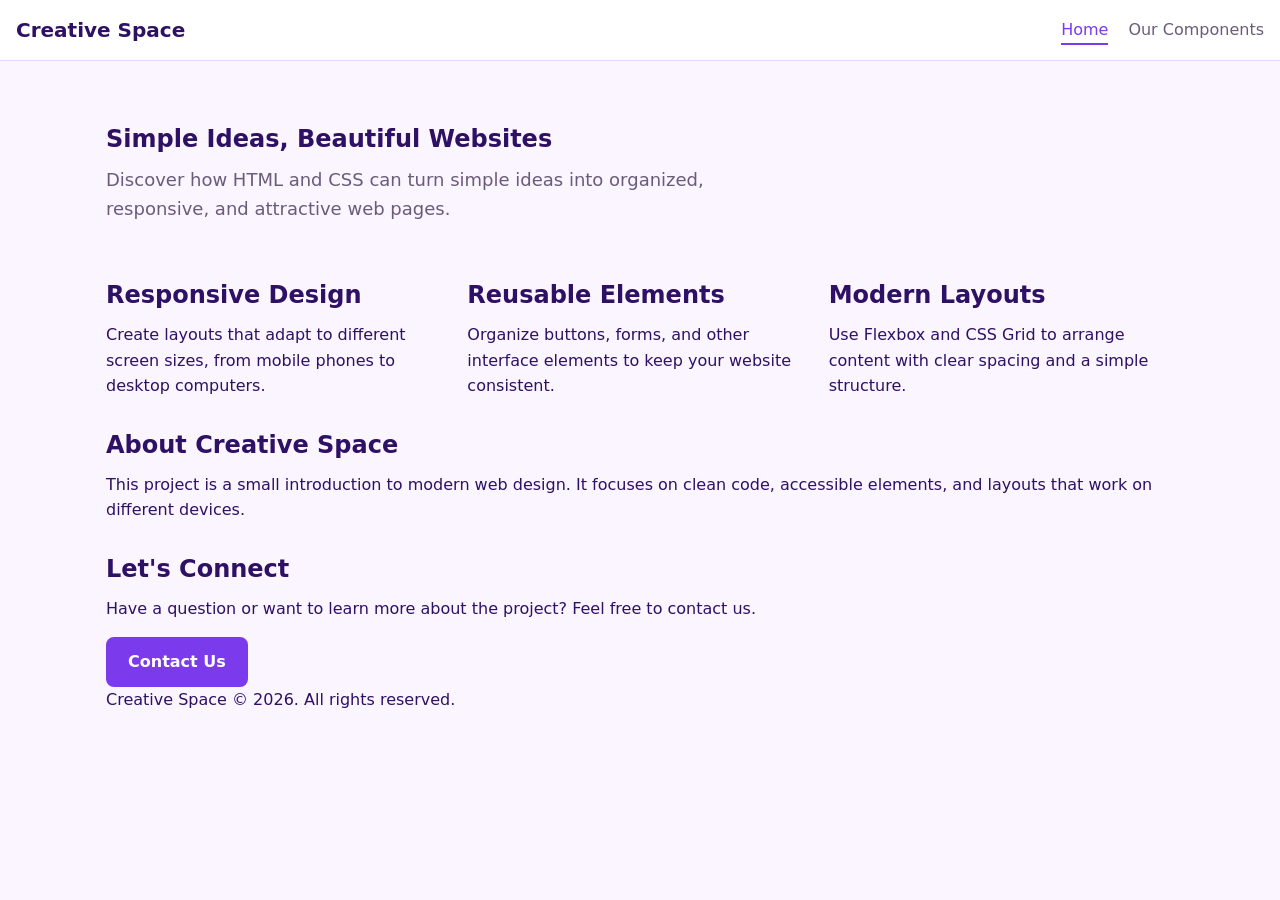
<file: index.html>
<!DOCTYPE html>
<html lang="en">
<head>
    <meta charset="UTF-8">
    <meta name="viewport" content="width=device-width, initial-scale=1">
    <meta name="description" content="Explore creative web design, reusable components, and responsive layouts.">
    <title>Home</title>
    <link rel="stylesheet" href="style.css">
</head>

<body>

    <header class="site-header">
        <a class="logo" href="index.html">Creative Space</a>

        <nav aria-label="Main navigation">
            <ul>
                <li><a class="active" href="index.html">Home</a></li>
                <li><a href="compenent.html">Our Components</a></li>
            </ul>
        </nav>
    </header>

    <div class="container">

        <section class="hero">
            <h1>Simple Ideas, Beautiful Websites</h1>

            <p>
                Discover how HTML and CSS can turn simple ideas
                into organized, responsive, and attractive web pages.
            </p>

            
        </section>

        <main class="grid">

            <article class="card">
                <h2>Responsive Design</h2>
                <p>
                    Create layouts that adapt to different screen sizes,
                    from mobile phones to desktop computers.
                </p>
            </article>

            <article class="card">
                <h2>Reusable Elements</h2>
                <p>
                    Organize buttons, forms, and other interface elements
                    to keep your website consistent.
                </p>
            </article>

            <article class="card">
                <h2>Modern Layouts</h2>
                <p>
                    Use Flexbox and CSS Grid to arrange content
                    with clear spacing and a simple structure.
                </p>
            </article>

            <section class="card wide" id="about">
                <h2>About Creative Space</h2>
                <p>
                    This project is a small introduction to modern web
                    design. It focuses on clean code, accessible elements,
                    and layouts that work on different devices.
                </p>
            </section>

            <section class="card wide" id="contact">
                <h2>Let's Connect</h2>
                <p>
                    Have a question or want to learn more about the project?
                    Feel free to contact us.
                </p>

                <a class="btn" href="mailto:hello@example.com">
                    Contact Us
                </a>
            </section>

        </main>

    </div>

    <footer class="site-footer">
        <div class="container">
            Creative Space &copy; 2026. All rights reserved.
        </div>
    </footer>

</body>
</html>
</file>
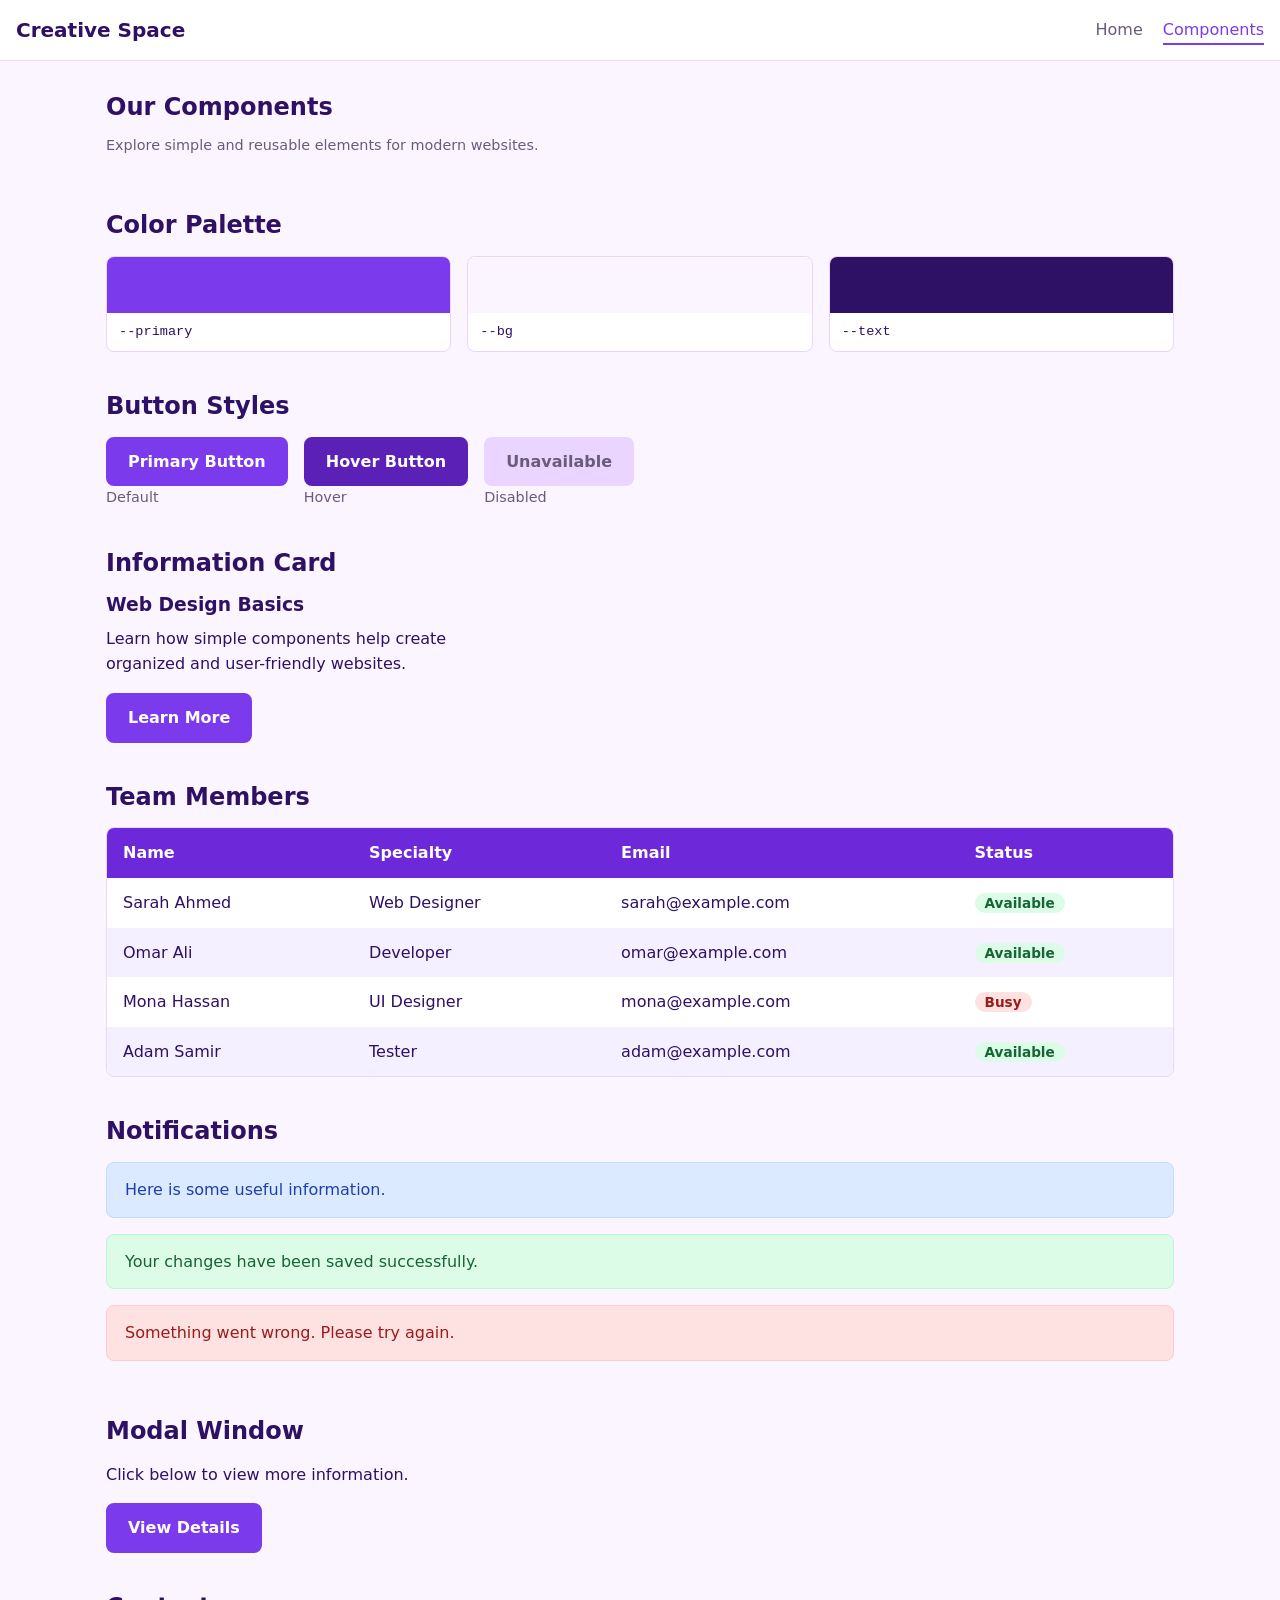
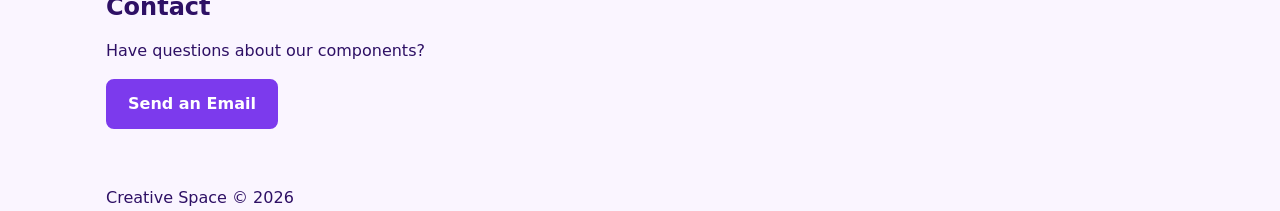
<file: compenent.html>
<!DOCTYPE html>
<html lang="en">
<head>
    <meta charset="UTF-8">
    <meta name="viewport" content="width=device-width, initial-scale=1">
    <meta name="description" content="Explore reusable web components, buttons, cards, tables, and accessible form elements.">
    <title>Creative Space - Components</title>
    <link rel="stylesheet" href="style.css">
</head>

<body>

    <header class="site-header">
        <a class="logo" href="index.html">Creative Space</a>

        <nav aria-label="Main navigation">
            <ul>
                <li><a href="index.html">Home</a></li>
                <li><a class="active" href="compenent.html">Components</a></li>
            </ul>
        </nav>
    </header>

    <main class="container">

        <section class="section">
            <h1>Our Components</h1>
            <p class="label">
                Explore simple and reusable elements for modern websites.
            </p>
        </section>

        <section class="section">
            <h2>Color Palette</h2>

            <div class="swatches">
                <div class="swatch">
                    <i style="background: var(--primary)"></i>
                    <code>--primary</code>
                </div>

                <div class="swatch">
                    <i style="background: var(--bg)"></i>
                    <code>--bg</code>
                </div>

                <div class="swatch">
                    <i style="background: var(--text)"></i>
                    <code>--text</code>
                </div>
            </div>
        </section>

        <section class="section">
            <h2>Button Styles</h2>

            <div class="row">
                <div>
                    <button class="btn">Primary Button</button>
                    <div class="label">Default</div>
                </div>

                <div>
                    <button class="btn is-hover">Hover Button</button>
                    <div class="label">Hover</div>
                </div>

                <div>
                    <button class="btn" disabled>Unavailable</button>
                    <div class="label">Disabled</div>
                </div>
            </div>
        </section>

        <section class="section">
            <h2>Information Card</h2>

            <article class="card" style="max-width: 360px">
                <h3>Web Design Basics</h3>
                <p>
                    Learn how simple components help create organized
                    and user-friendly websites.
                </p>
                <a class="btn" href="#contact">Learn More</a>
            </article>
        </section>

        <section class="section">
            <h2>Team Members</h2>

            <div class="table-wrap">
                <table>
                    <thead>
                        <tr>
                            <th>Name</th>
                            <th>Specialty</th>
                            <th>Email</th>
                            <th>Status</th>
                        </tr>
                    </thead>

                    <tbody>
                        <tr>
                            <td>Sarah Ahmed</td>
                            <td>Web Designer</td>
                            <td>sarah@example.com</td>
                            <td><span class="badge">Available</span></td>
                        </tr>

                        <tr>
                            <td>Omar Ali</td>
                            <td>Developer</td>
                            <td>omar@example.com</td>
                            <td><span class="badge">Available</span></td>
                        </tr>

                        <tr>
                            <td>Mona Hassan</td>
                            <td>UI Designer</td>
                            <td>mona@example.com</td>
                            <td><span class="badge off">Busy</span></td>
                        </tr>

                        <tr>
                            <td>Adam Samir</td>
                            <td>Tester</td>
                            <td>adam@example.com</td>
                            <td><span class="badge">Available</span></td>
                        </tr>
                    </tbody>
                </table>
            </div>
        </section>

        <section class="section">
            <h2>Notifications</h2>

            <div class="alert alert-info" role="status">
                Here is some useful information.
            </div>

            <div class="alert alert-success" role="status">
                Your changes have been saved successfully.
            </div>

            <div class="alert alert-danger" role="alert">
                Something went wrong. Please try again.
            </div>
        </section>

        <section class="section" id="modal-section">
            <h2>Modal Window</h2>

            <p>Click below to view more information.</p>

            <a href="#demo-modal" class="btn">View Details</a>

            <div id="demo-modal" class="modal-overlay">
                <div class="modal-box"
                     role="dialog"
                     aria-labelledby="modal-title"
                     aria-describedby="modal-description">

                    <a href="#modal-section"
                       class="modal-close"
                       aria-label="Close modal">&times;</a>

                    <h3 id="modal-title">Welcome</h3>

                    <p id="modal-description">
                        This window uses CSS without JavaScript.
                    </p>

                    <a href="#modal-section" class="btn">Close</a>
                </div>
            </div>
        </section>

        <section class="section" id="contact">
            <h2>Contact</h2>
            <p>Have questions about our components?</p>
            <a class="btn" href="mailto:hello@example.com">
                Send an Email
            </a>
        </section>

    </main>

    <footer class="site-footer" style="margin-top: 48px">
        <div class="container">
            Creative Space &copy; 2026
        </div>
    </footer>

</body>
</html>
</file>
<file: style.css>
:root {
    --primary: #7C3AED;
    --bg: #FAF5FF;
    --text: #2E1065;
    --radius: 8px;
    --primary-dark: #5B21B6;
    --surface: #FFFFFF;
    --border: #E9D5FF;
    --muted: #6B5B7B;
    --space: 16px;
}

* {
    box-sizing: border-box;
}

body {
    margin: 0;
    font-family: system-ui, -apple-system, "Segoe UI", sans-serif;
    background: var(--bg);
    color: var(--text);
    line-height: 1.6;
}

h1, h2, h3 {
    line-height: 1.2;
    margin: 0 0 .5em;
}

p {
    margin: 0 0 1em;
}

a {
    color: var(--primary);
}

.container {
    max-width: 1100px;
    margin: 0 auto;
    padding: 0 var(--space);
}

.site-header {
    display: flex;
    justify-content: space-between;
    align-items: center;
    flex-wrap: wrap;
    gap: var(--space);
    padding: 14px var(--space);
    background: var(--surface);
    border-bottom: 1px solid var(--border);
}

.logo {
    font-weight: 700;
    font-size: 1.25rem;
    color: var(--text);
    text-decoration: none;
}

.site-header ul {
    display: flex;
    gap: 20px;
    list-style: none;
    margin: 0;
    padding: 0;
}

.site-header a:not(.logo) {
    text-decoration: none;
    color: var(--muted);
    padding: 4px 0;
}

.site-header a:not(.logo):hover,
.site-header a.active {
    color: var(--primary);
    border-bottom: 2px solid var(--primary);
}

.hero {
    padding: 64px 0 40px;
}

.hero p {
    max-width: 55ch;
    color: var(--muted);
    font-size: 1.125rem;
}

.hero .actions {
    display: flex;
    gap: 12px;
    flex-wrap: wrap;
    margin-top: 24px;
}

.btn {
    display: inline-block;
    padding: 10px 20px;
    font: inherit;
    font-weight: 600;
    color: #FFFFFF;
    background: var(--primary);
    border: 2px solid var(--primary);
    border-radius: var(--radius);
    text-decoration: none;
    cursor: pointer;
    transition: background .15s, border-color .15s;
}

.btn:hover:not(:disabled),
.btn.is-hover {
    background: var(--primary-dark);
    border-color: var(--primary-dark);
}

.btn:focus-visible {
    outline: 3px solid #C4B5FD;
    outline-offset: 2px;
}

.btn:disabled {
    background: #E9D5FF;
    border-color: #E9D5FF;
    color: #6B5B7B;
    cursor: not-allowed;
}

.btn-outline {
    background: transparent;
    color: var(--primary);
}

.btn-outline:hover:not(:disabled) {
    background: var(--primary);
    color: #FFFFFF;
}

.table-wrap {
    overflow-x: auto;
    border: 1px solid var(--border);
    border-radius: var(--radius);
    background: var(--surface);
}

table {
    width: 100%;
    min-width: 520px;
    border-collapse: collapse;
}

th, td {
    padding: 12px 16px;
    text-align: left;
}

th {
    background: #6D28D9;
    color: #FFFFFF;
    white-space: nowrap;
}

tbody tr:nth-child(even) {
    background: #F5F0FF;
}

tbody tr:hover {
    background: #EDE9FE;
}

.badge {
    padding: 2px 10px;
    border-radius: 999px;
    font-size: .85rem;
    font-weight: 600;
    background: #DCFCE7;
    color: #166534;
}

.badge.off {
    background: #FEE2E2;
    color: #991B1B;
}

.section {
    padding: 32px 0 8px;
}

.section > h2 {
    margin-bottom: 16px;
}

.row {
    display: flex;
    flex-wrap: wrap;
    gap: 16px;
    align-items: center;
}

.label {
    color: var(--muted);
    font-size: .9rem;
}

.swatches {
    display: grid;
    grid-template-columns: repeat(auto-fit, minmax(140px, 1fr));
    gap: 16px;
}

.swatch {
    border: 1px solid var(--border);
    border-radius: var(--radius);
    overflow: hidden;
    background: var(--surface);
}

.swatch i {
    display: block;
    height: 56px;
}

.swatch code {
    display: block;
    padding: 8px 12px;
    font-size: .85rem;
}

.grid {
    display: grid;
    gap: var(--space);
    grid-template-columns: 1fr;
}

.form-container {
    max-width: 600px;
    margin: 32px auto;
    padding: calc(var(--space) * 1.5);
    background: var(--surface);
    border: 1px solid var(--border);
    border-radius: var(--radius);
}

.form-group {
    margin-bottom: 16px;
    display: flex;
    flex-direction: column;
    gap: 6px;
}

.form-group label,
legend {
    font-weight: 600;
    font-size: 0.95rem;
    color: var(--text);
}

fieldset {
    border: 1px solid var(--border);
    border-radius: var(--radius);
    padding: 12px 16px;
    margin-bottom: 16px;
}

.choice-group {
    display: flex;
    flex-wrap: wrap;
    gap: 12px;
    margin-top: 8px;
}

.choice-label {
    display: flex;
    align-items: center;
    gap: 6px;
    font-weight: normal;
    cursor: pointer;
}

input[type="text"],
input[type="email"],
input[type="number"],
input[type="date"],
select,
textarea {
    width: 100%;
    padding: 10px 12px;
    border: 1px solid var(--border);
    border-radius: var(--radius);
    background: var(--surface);
    color: var(--text);
    font: inherit;
}

input:focus,
select:focus,
textarea:focus {
    outline: 2px solid var(--primary);
    border-color: transparent;
}

.required {
    color: #DC2626;
}

.submit-btn {
    width: 100%;
    padding: 12px;
    background: var(--primary);
    color: #FFFFFF;
    border: none;
    border-radius: var(--radius);
    font-weight: 600;
    cursor: pointer;
    transition: background 0.15s;
}

.submit-btn:hover {
    background: var(--primary-dark);
}

.modal-overlay {
    position: fixed;
    inset: 0;
    width: 100%;
    height: 100%;
    background: rgba(35, 20, 55, 0.65);
    display: flex;
    align-items: center;
    justify-content: center;
    opacity: 0;
    pointer-events: none;
    transition: opacity 0.25s ease;
    z-index: 1000;
}

.modal-overlay:target {
    opacity: 1;
    pointer-events: auto;
}

.modal-box {
    background: var(--surface);
    color: var(--text);
    padding: 24px;
    border: 1px solid var(--border);
    border-radius: var(--radius);
    max-width: 500px;
    width: 90%;
    position: relative;
    box-shadow: 0 10px 25px rgba(0, 0, 0, 0.2);
}

.modal-close {
    position: absolute;
    top: 12px;
    right: 16px;
    text-decoration: none;
    font-size: 1.5rem;
    color: var(--muted);
    line-height: 1;
}

.modal-close:hover {
    color: var(--text);
}

.alert {
    padding: 14px 18px;
    border-radius: var(--radius);
    margin-bottom: 16px;
    font-weight: 500;
    border: 1px solid transparent;
}

.alert-info {
    background: #DBEAFE;
    color: #1E40AF;
    border-color: #BFDBFE;
}

.alert-success {
    background: #DCFCE7;
    color: #166534;
    border-color: #BBF7D0;
}

.alert-warning {
    background: #FEF3C7;
    color: #92400E;
    border-color: #FDE68A;
}

.alert-danger {
    background: #FEE2E2;
    color: #991B1B;
    border-color: #FECACA;
}

/* Tablet screens */
@media (min-width: 640px) {
    .grid {
        grid-template-columns: repeat(2, 1fr);
    }
}

/* Desktop screens */
@media (min-width: 1024px) {
    .grid {
        grid-template-columns: repeat(3, 1fr);
    }

    .card.wide {
        grid-column: span 3;
    }
}

/* Dark Mode */
@media (prefers-color-scheme: dark) {
    :root {
        --bg: #171322;
        --text: #F5F3FF;
        --surface: #251D35;
        --border: #4C3B64;
        --muted: #D6C9E8;
        --primary: #C4B5FD;
        --primary-dark: #8B5CF6;
    }

    .site-header {
        background: var(--surface);
        border-color: var(--border);
    }

    .logo,
    .form-group label,
    legend {
        color: var(--text);
    }

    .hero p,
    .site-header a:not(.logo) {
        color: var(--muted);
    }

    .btn {
        background: #8B5CF6;
        border-color: #8B5CF6;
        color: #FFFFFF;
    }

    .btn:hover:not(:disabled),
    .btn.is-hover {
        background: #7C3AED;
        border-color: #7C3AED;
    }

    .btn-outline {
        background: transparent;
        color: #C4B5FD;
    }

    .btn-outline:hover:not(:disabled) {
        background: #8B5CF6;
        color: #FFFFFF;
    }

    .btn:disabled {
        background: #382B4F;
        border-color: #382B4F;
        color: #D6C9E8;
    }

    .btn:focus-visible {
        outline-color: #C4B5FD;
    }

    th {
        background: #5B21B6;
        color: #FFFFFF;
    }

    tbody tr:nth-child(even) {
        background: #302640;
    }

    tbody tr:hover {
        background: #3B2D50;
    }

    .badge {
        background: #14532D;
        color: #DCFCE7;
    }

    .badge.off {
        background: #7F1D1D;
        color: #FEE2E2;
    }

    .alert-info {
        background: #1E3A8A;
        color: #DBEAFE;
        border-color: #1D4ED8;
    }

    .alert-success {
        background: #14532D;
        color: #DCFCE7;
        border-color: #15803D;
    }

    .alert-warning {
        background: #713F12;
        color: #FEF3C7;
        border-color: #A16207;
    }

    .alert-danger {
        background: #7F1D1D;
        color: #FEE2E2;
        border-color: #B91C1C;
    }

    .modal-overlay {
        background: rgba(0, 0, 0, 0.8);
    }
}

@media (prefers-reduced-motion: reduce) {
    *,
    *::before,
    *::after {
        scroll-behavior: auto !important;
        animation-duration: 0.01ms !important;
        animation-iteration-count: 1 !important;
        transition-duration: 0.01ms !important;
    }
}
</file>
